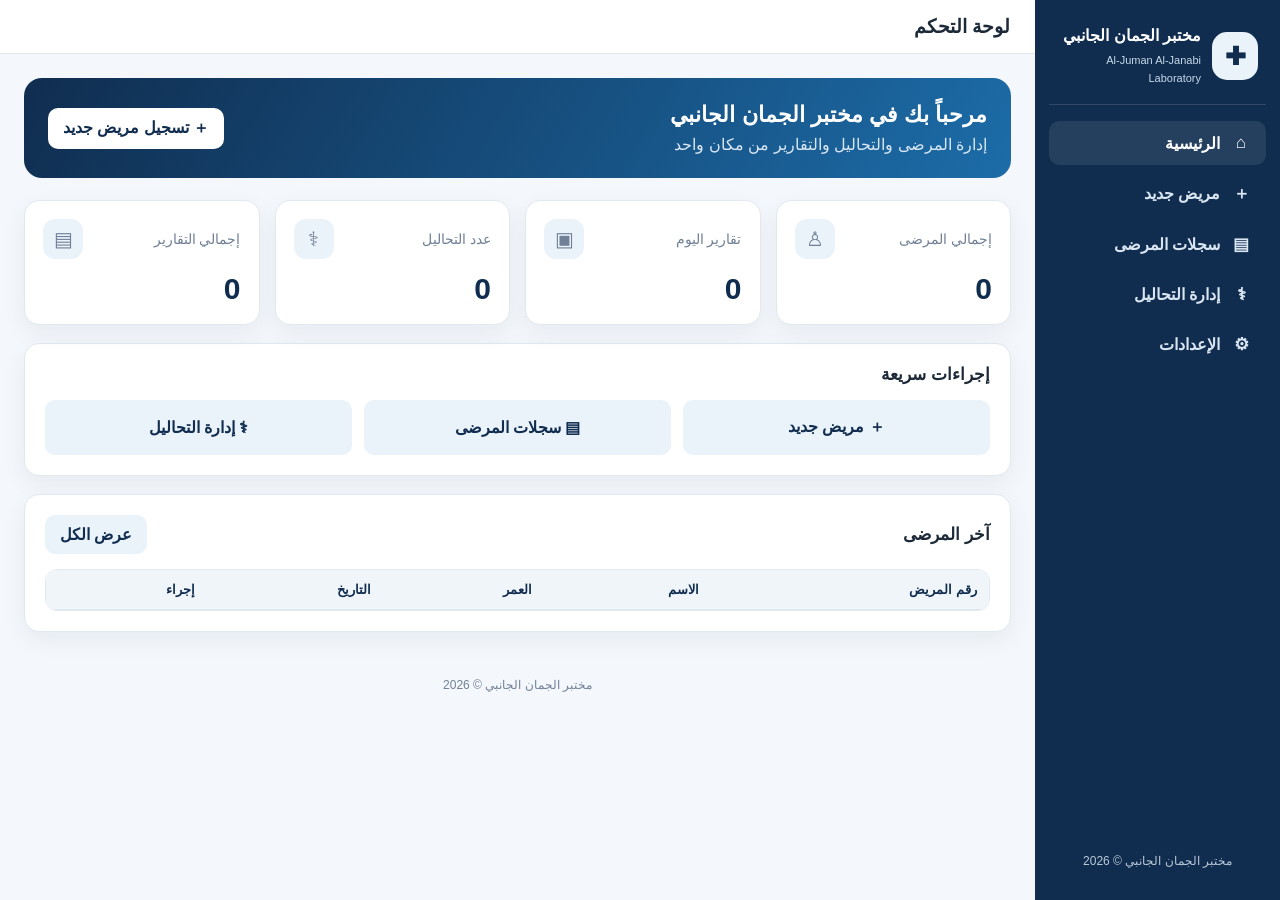
<file: index.html>
<!DOCTYPE html>
<html lang="ar" dir="rtl">
<head>
<meta charset="UTF-8">
<meta name="viewport" content="width=device-width,initial-scale=1">
<meta name="theme-color" content="#102d4f">
<title>مختبر الجمان الجانبي</title>

<style>
:root{
--navy:#102d4f;
--blue:#1c6ca8;
--light:#eaf2fa;
--bg:#f4f7fb;
--text:#1c2938;
--muted:#718096;
--border:#e1e8f0;
--white:#fff;
--green:#16845b;
--red:#c0392b;
--shadow:0 8px 25px rgba(16,45,79,.06)
}
*{box-sizing:border-box}
body{
margin:0;background:var(--bg);color:var(--text);
font-family:Arial,"Noto Sans Arabic",sans-serif
}
button,input,select,textarea{font:inherit}
button{
cursor:pointer;border:0;border-radius:10px;padding:10px 15px;
background:var(--blue);color:white;font-weight:600
}
button:hover{filter:brightness(.96)}
button:active{transform:scale(.98)}
.btn-light{background:var(--light);color:var(--navy)}
.btn-danger{background:#feeceb;color:var(--red)}
.btn-green{background:var(--green)}

.app{min-height:100vh;display:flex}
.sidebar{
width:245px;background:var(--navy);color:#fff;padding:20px 14px;
display:flex;flex-direction:column;gap:16px;flex-shrink:0
}
.brand{
display:flex;gap:11px;align-items:center;padding:6px 8px 18px;
border-bottom:1px solid #ffffff22
}
.logo{
height:48px;width:48px;border-radius:15px;background:#eaf2fa;
color:var(--navy);display:grid;place-items:center;font-size:25px;font-weight:bold
}
.brand h1{font-size:16px;margin:0 0 5px}
.brand small{font-size:11px;color:#c7d8e9}
.nav{display:grid;gap:5px}
.nav button{
background:transparent;text-align:right;color:#d9e5f1;padding:12px 14px;
border-radius:10px;display:flex;gap:10px;align-items:center
}
.nav button.active,.nav button:hover{background:#ffffff16;color:#fff}
.nav .ico{width:22px;text-align:center;font-size:17px}
.side-footer{margin-top:auto;font-size:12px;color:#b9c9d9;text-align:center;padding:12px}

.main{min-width:0;flex:1}
.topbar{
background:#fff;border-bottom:1px solid var(--border);padding:15px 25px;
display:flex;justify-content:space-between;align-items:center;gap:12px;flex-wrap:wrap
}
.topbar h2{font-size:19px;margin:0}
.topbar .date{font-size:13px;color:var(--muted)}
.content{max-width:1450px;margin:auto;padding:24px}
.page{display:none}
.page.active{display:block}
.page-title{margin:0 0 20px;font-size:24px}

.welcome{
background:linear-gradient(120deg,#102d4f,#1c6ca8);color:white;
border-radius:18px;padding:24px;margin-bottom:22px;
display:flex;justify-content:space-between;align-items:center;gap:16px;flex-wrap:wrap
}
.welcome h2{margin:0 0 7px;font-size:22px}
.welcome p{margin:0;color:#d9e7f5}
.welcome button{background:white;color:var(--navy)}

.cards{display:grid;grid-template-columns:repeat(4,minmax(0,1fr));gap:15px}
.stat{
background:#fff;border:1px solid var(--border);border-radius:15px;
padding:18px;box-shadow:var(--shadow)
}
.stat-top{display:flex;justify-content:space-between;align-items:center;color:var(--muted);font-size:14px}
.stat-icon{height:40px;width:40px;border-radius:12px;background:var(--light);display:grid;place-items:center;font-size:20px}
.stat-num{font-size:30px;font-weight:bold;color:var(--navy);margin-top:13px}

.panel{
background:#fff;border:1px solid var(--border);border-radius:15px;
padding:20px;margin-top:18px;box-shadow:var(--shadow)
}
.panel-head{
display:flex;justify-content:space-between;align-items:center;
gap:12px;flex-wrap:wrap;margin-bottom:15px
}
.panel-head h3{margin:0;font-size:17px}
.quick{display:grid;grid-template-columns:repeat(3,1fr);gap:12px}
.quick button{padding:17px;background:var(--light);color:var(--navy);text-align:center}

.form-grid{display:grid;grid-template-columns:repeat(3,minmax(0,1fr));gap:15px}
.field label{display:block;font-weight:700;font-size:13px;margin-bottom:7px}
.field input,.field select,.field textarea{
width:100%;border:1px solid var(--border);background:#fff;border-radius:9px;
padding:11px;color:var(--text);outline:none
}
.field input:focus,.field select:focus,.field textarea:focus{
border-color:var(--blue);box-shadow:0 0 0 3px #1c6ca818
}
.field textarea{min-height:85px;resize:vertical}
.actions{display:flex;gap:8px;flex-wrap:wrap;margin-top:17px}
.search{
width:100%;max-width:440px;border:1px solid var(--border);
padding:11px 13px;border-radius:10px;margin-bottom:14px
}
.table-wrap{overflow:auto;border:1px solid var(--border);border-radius:12px}
table{width:100%;border-collapse:collapse;min-width:650px;background:white}
th,td{text-align:right;padding:12px;border-bottom:1px solid var(--border);white-space:nowrap}
th{background:#f0f5fa;color:var(--navy);font-size:13px}
tbody tr:hover{background:#fafcff}
.empty{text-align:center;color:var(--muted);padding:25px}
.badge{display:inline-block;padding:4px 9px;border-radius:20px;background:#e9f3ff;color:#1c6ca8;font-size:12px}

.test-list{display:grid;grid-template-columns:repeat(2,minmax(0,1fr));gap:9px;max-height:430px;overflow:auto}
.test-option{
border:1px solid var(--border);padding:12px;border-radius:10px;
display:flex;gap:9px;align-items:center;cursor:pointer;background:#fff
}
.test-option.selected{border-color:var(--blue);background:#eef6ff}
.test-option input{accent-color:var(--blue)}
.test-option small{color:var(--muted);display:block;margin-top:4px}
.result-input{min-width:110px}

/* REPORT */
#reportPreview{
padding:0!important;margin:0!important;background:transparent!important;
border:0!important;box-shadow:none!important;overflow:visible!important
}
.report-sheet{
position:relative;width:210mm;height:297mm;margin:0 auto;
background:#fff;overflow:hidden;isolation:isolate
}
.report-background{
position:absolute;inset:0;width:210mm;height:297mm;
object-fit:fill;z-index:0;display:block
}
.report-content{
position:absolute;inset:0;z-index:1;color:#111;
font-family:Arial,sans-serif
}

/* PATIENT INFORMATION - FIXED POSITION */
.report-patient-info{
position:absolute;
top:15.8%;
left:8%;
right:8%;
display:grid;
grid-template-columns:repeat(3,minmax(0,1fr));
gap:8px 14px;
font-size:8.5pt;
direction:ltr;
text-align:left;
line-height:1.35;
z-index:10
}
.report-patient-info .info-item{
min-width:0;
overflow-wrap:anywhere;
background:rgba(255,255,255,.88);
padding:3px 5px;
border-radius:2px
}
.report-patient-info b{font-weight:700;margin-right:3px}

/* RESULTS TABLE - LOWER THAN PATIENT INFORMATION */
.report-results{
position:absolute;
top:26.5%;
left:8%;
width:84%;
border-collapse:collapse;
table-layout:fixed;
min-width:0;
background:transparent;
direction:ltr;
z-index:5
}
.report-results th,.report-results td{
border:1px solid #555;
padding:4px 5px;
text-align:center;
white-space:normal;
overflow-wrap:anywhere;
font-size:9pt;
background:transparent;
color:#111
}
.report-results th{font-weight:700}
.report-results tr.report-group{display:table-row!important}
.report-results tr.report-group td{
display:table-cell!important;
background:#d8eafa!important;
color:#102d4f!important;
font-weight:700!important;
text-align:left!important;
padding:6px 8px!important;
font-size:9pt!important;
border-top:2px solid #286a9d!important;
border-bottom:1px solid #286a9d!important;
visibility:visible!important;
opacity:1!important
}
.report-results th:nth-child(1){width:30%}
.report-results th:nth-child(2){width:15%}
.report-results th:nth-child(3){width:15%}
.report-results th:nth-child(4){width:40%}

.report-notes{
position:absolute;left:8%;right:8%;bottom:12%;
font-size:10pt;direction:ltr;text-align:left
}
.report-signature{
position:absolute;bottom:6%;left:8%;
font-size:10pt;direction:ltr;text-align:left
}

.report-head{border-bottom:2px solid var(--navy);padding-bottom:12px;margin-bottom:14px}
.report-head h2{margin:0;color:var(--navy)}
.report-head small{color:var(--muted)}
.patient-meta{
display:grid;grid-template-columns:repeat(3,1fr);gap:10px;
margin:12px 0;padding:13px;background:#f7f9fc;border-radius:10px
}
.meta-item{font-size:13px}
.meta-item b{display:block;margin-bottom:3px}

.modal-back{
position:fixed;inset:0;background:#07162999;display:none;
align-items:center;justify-content:center;padding:15px;z-index:100
}
.modal-back.show{display:flex}
.modal{width:min(600px,100%);background:#fff;border-radius:16px;padding:22px;max-height:90vh;overflow:auto}
.modal h3{margin-top:0}
.modal-actions{display:flex;gap:8px;flex-wrap:wrap;margin-top:18px}
footer{text-align:center;color:var(--muted);padding:22px;font-size:12px}
.mobile-menu{display:none}

@media(max-width:1000px){
.sidebar{width:205px}
.cards{grid-template-columns:repeat(2,1fr)}
.form-grid{grid-template-columns:repeat(2,1fr)}
}

@media(max-width:680px){
.app{display:block}
.sidebar{width:auto;padding:10px;position:sticky;top:0;z-index:10}
.brand{padding:5px;border:0}
.brand h1{font-size:15px}
.brand small{font-size:10px}
.nav{display:flex;overflow:auto;gap:5px}
.nav button{white-space:nowrap;padding:9px 10px;font-size:12px}
.side-footer{display:none}
.topbar{padding:12px 15px}
.content{padding:14px}
.cards{grid-template-columns:repeat(2,1fr);gap:9px}
.stat{padding:13px}
.stat-num{font-size:25px}
.welcome{padding:18px}
.welcome h2{font-size:18px}
.form-grid{grid-template-columns:1fr}
.quick{grid-template-columns:1fr}
.test-list{grid-template-columns:1fr}
.patient-meta{grid-template-columns:1fr 1fr}
.page-title{font-size:21px}
}

/* PRINT */
@media print{
@page{size:A4 portrait;margin:0}

html,body{
width:210mm!important;height:297mm!important;
margin:0!important;padding:0!important;background:#fff!important;
-webkit-print-color-adjust:exact!important;
print-color-adjust:exact!important
}

.sidebar,.topbar,.content>.page:not(#reportPage),
#reportPage .actions,.no-print,footer{display:none!important}

.app,.main,.content{
display:block!important;width:210mm!important;height:297mm!important;
min-height:0!important;padding:0!important;margin:0!important;background:#fff!important
}
.page#reportPage{
display:block!important;width:210mm!important;height:297mm!important;
margin:0!important;padding:0!important
}
.page#reportPage>.page-title{display:none!important}
.panel#reportPreview{
display:block!important;width:210mm!important;height:297mm!important;
padding:0!important;margin:0!important;border:0!important;
box-shadow:none!important;background:#fff!important;overflow:hidden!important
}
.report-sheet{
width:210mm!important;height:297mm!important;min-height:297mm!important;
margin:0!important;page-break-after:avoid!important;break-after:avoid!important
}
.report-background{
width:210mm!important;height:297mm!important;object-fit:fill!important
}
.report-content{width:210mm!important;height:297mm!important}

.report-patient-info{
top:15.8%!important;left:8%!important;right:8%!important;
font-size:8.5pt!important;z-index:10!important
}
.report-results{
min-width:0!important;width:84%!important;
top:26.5%!important;z-index:5!important
}
.report-results th,.report-results td{
background:transparent!important;
-webkit-print-color-adjust:exact!important;
print-color-adjust:exact!important
}
table{min-width:0!important}
*{box-shadow:none!important}
}
</style>
</head>

<body>
<div class="app">

<aside class="sidebar">
<div class="brand">
<div class="logo">✚</div>
<div>
<h1>مختبر الجمان الجانبي</h1>
<small>Al-Juman Al-Janabi Laboratory</small>
</div>
</div>

<nav class="nav">
<button class="active" data-page="home"><span class="ico">⌂</span>الرئيسية</button>
<button data-page="newPatient"><span class="ico">＋</span>مريض جديد</button>
<button data-page="patients"><span class="ico">▤</span>سجلات المرضى</button>
<button data-page="tests"><span class="ico">⚕</span>إدارة التحاليل</button>
<button data-page="settings"><span class="ico">⚙</span>الإعدادات</button>
</nav>

<div class="side-footer">مختبر الجمان الجانبي © 2026</div>
</aside>

<div class="main">
<div class="topbar">
<h2 id="pageLabel">لوحة التحكم</h2>
<div class="date" id="todayLabel"></div>
</div>

<main class="content">

<section class="page active" id="home">
<div class="welcome">
<div>
<h2>مرحباً بك في مختبر الجمان الجانبي</h2>
<p>إدارة المرضى والتحاليل والتقارير من مكان واحد</p>
</div>
<button onclick="go('newPatient')">＋ تسجيل مريض جديد</button>
</div>

<div class="cards">
<div class="stat"><div class="stat-top"><span>إجمالي المرضى</span><span class="stat-icon">♙</span></div><div class="stat-num" id="statPatients">0</div></div>
<div class="stat"><div class="stat-top"><span>تقارير اليوم</span><span class="stat-icon">▣</span></div><div class="stat-num" id="statToday">0</div></div>
<div class="stat"><div class="stat-top"><span>عدد التحاليل</span><span class="stat-icon">⚕</span></div><div class="stat-num" id="statTests">0</div></div>
<div class="stat"><div class="stat-top"><span>إجمالي التقارير</span><span class="stat-icon">▤</span></div><div class="stat-num" id="statReports">0</div></div>
</div>

<div class="panel">
<div class="panel-head"><h3>إجراءات سريعة</h3></div>
<div class="quick">
<button onclick="go('newPatient')">＋ مريض جديد</button>
<button onclick="go('patients')">▤ سجلات المرضى</button>
<button onclick="go('tests')">⚕ إدارة التحاليل</button>
</div>
</div>

<div class="panel">
<div class="panel-head"><h3>آخر المرضى</h3><button class="btn-light" onclick="go('patients')">عرض الكل</button></div>
<div class="table-wrap">
<table>
<thead><tr><th>رقم المريض</th><th>الاسم</th><th>العمر</th><th>التاريخ</th><th>إجراء</th></tr></thead>
<tbody id="recentPatients"></tbody>
</table>
</div>
</div>
</section>

<section class="page" id="newPatient">
<h2 class="page-title">تسجيل مريض / زيارة جديدة</h2>
<div class="panel">
<form id="patientForm">
<div class="form-grid">
<div class="field"><label>اسم المريض *</label><input id="pName" required></div>
<div class="field">
<label>العمر *</label>
<div style="display:flex;gap:7px">
<input id="pAge" type="number" min="0" required>
<select id="pAgeUnit">
<option value="Years">سنة</option>
<option value="Months">شهر</option>
<option value="Days">يوم</option>
</select>
</div>
</div>
<div class="field">
<label>الجنس *</label>
<select id="pGender" required>
<option value="">اختر</option>
<option value="Male">ذكر</option>
<option value="Female">أنثى</option>
</select>
</div>
<div class="field"><label>تاريخ الفحص *</label><input id="pDate" type="date" required></div>
<div class="field"><label>رقم المريض</label><input id="pNumber" readonly></div>
<div class="field"><label>اسم الطبيب (اختياري)</label><input id="pDoctor"></div>
</div>
<div class="field" style="margin-top:15px"><label>ملاحظات</label><textarea id="pNotes"></textarea></div>
<div class="actions">
<button type="submit">حفظ واختيار التحاليل</button>
<button type="reset" class="btn-light">إعادة تعيين</button>
</div>
</form>
</div>
</section>

<section class="page" id="choosePage">
<h2 class="page-title">اختيار التحاليل</h2>
<div class="panel">
<div id="choosePatientInfo"></div>
<input class="search" id="testSearch" placeholder="ابحث عن تحليل..." oninput="renderTestChoices()">
<div class="test-list" id="testChoices"></div>
<div class="actions">
<button onclick="createReport()">متابعة إلى إدخال النتائج</button>
<button class="btn-light" onclick="go('patients')">حفظ لاحقاً / رجوع</button>
</div>
</div>
</section>

<section class="page" id="resultPage">
<h2 class="page-title">إدخال نتائج التحاليل</h2>
<div class="panel">
<div id="resultPatientInfo"></div>
<div class="table-wrap">
<table>
<thead><tr><th>Test Name</th><th>Result</th><th>Unit</th><th>Reference Range</th><th>Note</th><th>حذف</th></tr></thead>
<tbody id="resultRows"></tbody>
</table>
</div>
<div class="actions">
<button class="btn-light" onclick="saveDraft()">حفظ مسودة</button>
<button class="btn-green" onclick="saveFinal()">حفظ واعتماد التقرير</button>
<button class="btn-light" onclick="go('patients')">رجوع</button>
</div>
</div>
</section>

<section class="page" id="reportPage">
<h2 class="page-title">معاينة التقرير</h2>
<div class="panel" id="reportPreview"></div>
<div class="actions no-print">
<button onclick="printReport()">طباعة / حفظ PDF</button>
<button class="btn-light" onclick="exportWord()">تصدير Word</button>
<button class="btn-light" onclick="editCurrentReport()">تعديل النتائج</button>
<button class="btn-light" onclick="go('patients')">العودة للسجلات</button>
</div>
</section>

<section class="page" id="patients">
<h2 class="page-title">سجلات المرضى</h2>
<input class="search" id="patientSearch" placeholder="بحث بالاسم أو رقم المريض أو التقرير" oninput="renderPatients()">
<div class="panel">
<div class="table-wrap">
<table>
<thead><tr><th>رقم المريض</th><th>الاسم</th><th>العمر</th><th>الجنس</th><th>التاريخ</th><th>التقارير</th><th>إجراءات</th></tr></thead>
<tbody id="patientsRows"></tbody>
</table>
</div>
</div>
</section>

<section class="page" id="tests">
<h2 class="page-title">إدارة التحاليل</h2>
<div class="panel">
<div class="panel-head"><h3>إضافة تحليل جديد</h3></div>
<div class="form-grid">
<div class="field"><label>اسم التحليل</label><input id="newTestName" placeholder="Test Name"></div>
<div class="field"><label>الوحدة</label><input id="newTestUnit" placeholder="Unit"></div>
<div class="field"><label>Reference Range</label><input id="newTestRange" placeholder="Reference Range"></div>
</div>
<div class="actions"><button onclick="addTest()">＋ إضافة التحليل</button></div>
</div>

<div class="panel">
<div class="panel-head"><h3>التحاليل المعتمدة</h3></div>
<div class="table-wrap">
<table>
<thead><tr><th>Test Name</th><th>Unit</th><th>Reference Range</th><th>إجراء</th></tr></thead>
<tbody id="testsRows"></tbody>
</table>
</div>
</div>
</section>

<section class="page" id="settings">
<h2 class="page-title">الإعدادات والنسخ الاحتياطي</h2>
<div class="panel">
<h3>بيانات المختبر</h3>
<div class="form-grid">
<div class="field"><label>اسم المختبر بالعربي</label><input id="setLabAr"></div>
<div class="field"><label>English Name</label><input id="setLabEn"></div>
<div class="field"><label>رقم الهاتف</label><input id="setPhone"></div>
<div class="field"><label>العنوان</label><input id="setAddress"></div>
</div>
<div class="actions"><button onclick="saveSettings()">حفظ الإعدادات</button></div>
</div>

<div class="panel">
<h3>إدارة البيانات</h3>
<div class="actions">
<button onclick="backupData()">تصدير نسخة احتياطية</button>
<button class="btn-light" onclick="restoreData()">استعادة نسخة</button>
<button class="btn-danger" onclick="clearData()">مسح البيانات</button>
</div>
</div>
</section>

</main>
<footer>مختبر الجمان الجانبي © 2026</footer>
</div>
</div>

<div class="modal-back" id="outputModal">
<div class="modal">
<h3>إخراج التقرير</h3>
<p>اختر طريقة إخراج التقرير:</p>
<div class="modal-actions">
<button onclick="printReport()">طباعة / PDF</button>
<button class="btn-light" onclick="exportWord()">حفظ Word</button>
<button class="btn-light" onclick="closeModal()">إلغاء</button>
</div>
</div>
</div>
</file>
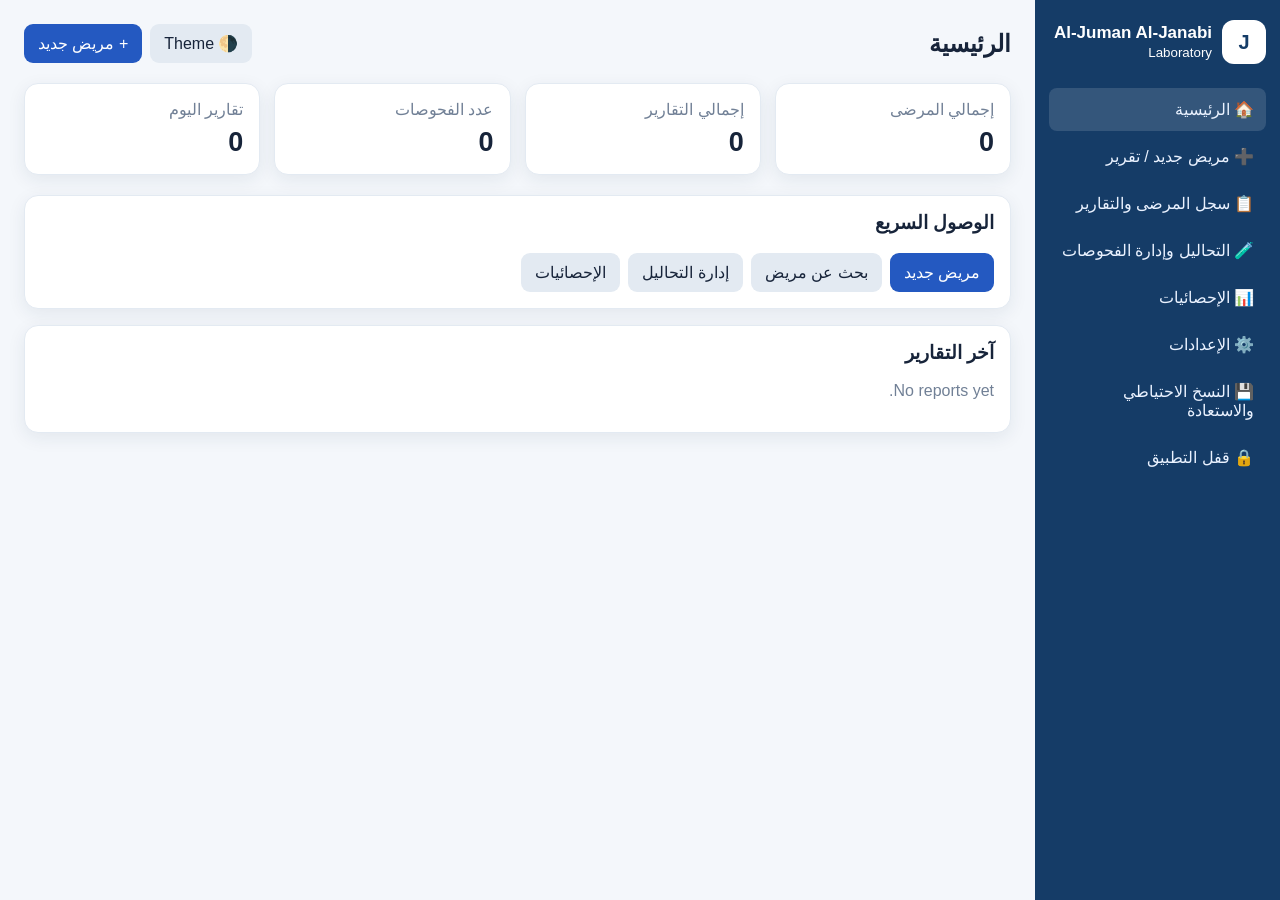
<file: index(7).html>
<!DOCTYPE html>
<html lang="ar" dir="rtl">
<head>
<meta charset="UTF-8">
<meta name="viewport" content="width=device-width, initial-scale=1">
<title>Al-Juman Al-Janabi Laboratory</title>
<style>
:root{--bg:#f4f7fb;--card:#fff;--text:#17243a;--muted:#718096;--primary:#153c67;--accent:#2459c1;--border:#e3eaf2;--good:#238a61;--bad:#d94141;--warn:#e69a21;--shadow:0 5px 18px rgba(22,47,79,.08)}
.dark{--bg:#101827;--card:#1b2638;--text:#e9eef6;--muted:#a0aec0;--border:#334155;--shadow:0 5px 18px rgba(0,0,0,.2)}
*{box-sizing:border-box}body{margin:0;font-family:Arial,Tahoma,sans-serif;background:var(--bg);color:var(--text)}button,input,select,textarea{font:inherit}button{cursor:pointer;border:0;border-radius:9px;padding:10px 14px}button.primary{background:var(--accent);color:white}button.secondary{background:var(--border);color:var(--text)}button.danger{background:var(--bad);color:white}button.success{background:var(--good);color:white}
.app{display:flex;min-height:100vh}.sidebar{width:245px;background:var(--primary);color:#fff;padding:20px 14px;position:fixed;right:0;top:0;bottom:0;overflow:auto;z-index:5}.brand{display:flex;align-items:center;gap:10px;margin-bottom:24px}.brandlogo{width:44px;height:44px;background:white;color:var(--primary);border-radius:12px;display:grid;place-items:center;font-weight:bold;font-size:20px}.brand h2{font-size:17px;margin:0}.nav button{display:block;width:100%;text-align:right;background:transparent;color:#eaf2ff;padding:12px;margin:4px 0;border-radius:8px}.nav button.active,.nav button:hover{background:#ffffff22}.main{margin-right:245px;width:calc(100% - 245px);padding:24px}.topbar{display:flex;justify-content:space-between;align-items:center;gap:10px;margin-bottom:20px;flex-wrap:wrap}.topbar h1{margin:0;font-size:24px}.cards{display:grid;grid-template-columns:repeat(4,minmax(130px,1fr));gap:14px;margin-bottom:20px}.card,.panel{background:var(--card);border:1px solid var(--border);border-radius:14px;padding:16px;box-shadow:var(--shadow)}.stat{font-size:27px;font-weight:bold;margin-top:8px}.muted{color:var(--muted)}.section{display:none}.section.active{display:block}.panel{margin-bottom:16px}.panel h3{margin-top:0}.grid2{display:grid;grid-template-columns:1fr 1fr;gap:12px}.field{display:flex;flex-direction:column;gap:6px;margin-bottom:12px}.field label{font-size:13px;color:var(--muted)}input,select,textarea{width:100%;border:1px solid var(--border);border-radius:8px;padding:10px;background:var(--card);color:var(--text)}textarea{min-height:75px}.actions{display:flex;gap:8px;flex-wrap:wrap}.tablewrap{overflow:auto}table{width:100%;border-collapse:collapse;min-width:650px}th,td{padding:10px;border-bottom:1px solid var(--border);text-align:right}th{background:var(--bg)}.badge{padding:4px 8px;border-radius:6px;background:var(--border);font-size:12px}.low{color:var(--bad);font-weight:bold}.high{color:var(--bad);font-weight:bold}.normal{color:var(--good);font-weight:bold}.mobilemenu{display:none}.search{max-width:360px}.testgrid{display:grid;grid-template-columns:repeat(3,1fr);gap:8px}.testitem{border:1px solid var(--border);border-radius:8px;padding:10px;background:var(--bg);display:flex;gap:8px;align-items:center}.testitem input{width:auto}.reporthead{text-align:center;border-bottom:2px solid #153c67;padding-bottom:12px;margin-bottom:15px}.reporthead h2{margin:4px}.reportmeta{display:grid;grid-template-columns:1fr 1fr;gap:8px;margin-bottom:12px}.loginbox{max-width:360px;margin:12vh auto;background:var(--card);padding:24px;border-radius:16px;border:1px solid var(--border)}#lockScreen{display:none;position:fixed;inset:0;background:var(--bg);z-index:20;padding:20px}.foot{margin-top:30px;text-align:center;color:var(--muted);font-size:12px}
@media(max-width:850px){.sidebar{width:210px}.main{margin-right:210px;width:calc(100% - 210px);padding:14px}.cards{grid-template-columns:repeat(2,1fr)}.grid2{grid-template-columns:1fr}.testgrid{grid-template-columns:1fr 1fr}}
@media(max-width:600px){.sidebar{position:static;width:100%;height:auto;display:none}.sidebar.open{display:block}.app{display:block}.main{margin:0;width:100%;padding:12px}.mobilemenu{display:inline-block}.cards{grid-template-columns:repeat(2,1fr)}.testgrid{grid-template-columns:1fr 1fr}.topbar h1{font-size:20px}}
@media print{body{background:white;color:#111}.sidebar,.topbar,.no-print{display:none!important}.main{margin:0;width:100%;padding:0}.section{display:none!important}#reportPrint{display:block!important}.panel{box-shadow:none;border:0}.reporthead{color:#111}}
</style>
</head>
<body>
<div id="lockScreen"><div class="loginbox"><h2>Laboratory Application Locked</h2><p class="muted">Enter password to continue</p><div class="field"><input id="unlockPassword" type="password" placeholder="Password"></div><button class="primary" onclick="unlockApp()">Unlock</button><p id="unlockMsg"></p></div></div>
<div class="app">
<aside class="sidebar" id="sidebar">
<div class="brand"><div class="brandlogo">J</div><div><h2>Al-Juman Al-Janabi</h2><small>Laboratory</small></div></div>
<nav class="nav">
<button class="active" onclick="showSection('dashboard',this)">🏠 الرئيسية</button>
<button onclick="showSection('patient',this)">➕ مريض جديد / تقرير</button>
<button onclick="showSection('history',this)">📋 سجل المرضى والتقارير</button>
<button onclick="showSection('tests',this)">🧪 التحاليل وإدارة الفحوصات</button>
<button onclick="showSection('stats',this)">📊 الإحصائيات</button>
<button onclick="showSection('settings',this)">⚙️ الإعدادات</button>
<button onclick="showSection('backup',this)">💾 النسخ الاحتياطي والاستعادة</button>
<button onclick="lockApp()">🔒 قفل التطبيق</button>
</nav>
</aside>
<main class="main">
<header class="topbar"><button class="secondary mobilemenu" onclick="toggleSidebar()">☰</button><h1 id="pageTitle">الرئيسية</h1><div class="actions"><button class="secondary" onclick="toggleTheme()">🌗 Theme</button><button class="primary" onclick="newPatient()">+ مريض جديد</button></div></header>
<section id="dashboard" class="section active">
<div class="cards">
<div class="card"><div class="muted">إجمالي المرضى</div><div class="stat" id="statPatients">0</div></div>
<div class="card"><div class="muted">إجمالي التقارير</div><div class="stat" id="statReports">0</div></div>
<div class="card"><div class="muted">عدد الفحوصات</div><div class="stat" id="statTests">0</div></div>
<div class="card"><div class="muted">تقارير اليوم</div><div class="stat" id="statToday">0</div></div>
</div>
<div class="panel"><h3>الوصول السريع</h3><div class="actions"><button class="primary" onclick="newPatient()">مريض جديد</button><button class="secondary" onclick="showSection('history')">بحث عن مريض</button><button class="secondary" onclick="showSection('tests')">إدارة التحاليل</button><button class="secondary" onclick="showSection('stats')">الإحصائيات</button></div></div>
<div class="panel"><h3>آخر التقارير</h3><div id="recentReports"></div></div>
</section>
<section id="patient" class="section">
<div class="panel"><h3>بيانات المريض والتقرير</h3>
<input type="hidden" id="editingReportId">
<div class="grid2">
<div class="field"><label>Patient Full Name *</label><input id="pName" required></div>
<div class="field"><label>Patient ID (automatic)</label><input id="pId" readonly></div>
<div class="field"><label>Age *</label><div style="display:flex;gap:8px"><input id="pAge" type="number" min="0" placeholder="Age"><select id="pAgeUnit"><option>Years</option><option>Months</option><option>Days</option></select></div></div>
<div class="field"><label>Gender *</label><select id="pGender"><option value="">Select</option><option>Male</option><option>Female</option></select></div>
<div class="field"><label>Analysis Date *</label><input id="pDate" type="date"></div>
<div class="field"><label>Report Number (automatic)</label><input id="pReportNo" readonly></div>
<div class="field"><label>Doctor Name</label><input id="pDoctor"></div>
<div class="field"><label>Notes</label><input id="pNotes"></div>
</div></div>
<div class="panel"><h3>اختيار التحاليل</h3><input class="search" id="testSearch" placeholder="Search tests..." oninput="renderTestPicker()"><div id="testPicker" class="testgrid" style="margin-top:12px"></div></div>
<div class="panel"><h3>نتائج الفحوصات</h3><div class="tablewrap"><table><thead><tr><th>Test</th><th>Result</th><th>Unit</th><th>Reference Range</th><th>Flag</th><th></th></tr></thead><tbody id="resultRows"></tbody></table></div>
<div class="actions" style="margin-top:12px"><button class="secondary" onclick="saveDraft()">حفظ مسودة</button><button class="success" onclick="finalizeReport()">حفظ التقرير النهائي</button><button class="secondary" onclick="previewReport()">معاينة</button></div></div>
<div class="panel" id="reportPrint" style="display:none"><div id="reportContent"></div><div class="actions no-print"><button class="primary" onclick="window.print()">Print</button><button class="secondary" onclick="downloadReportHTML()">Save report HTML</button></div></div>
</section>
<section id="history" class="section"><div class="panel"><h3>البحث في السجل</h3><div class="actions"><input id="historySearch" class="search" placeholder="Name / Patient ID / Report Number" oninput="renderHistory()"><input id="historyDate" type="date" onchange="renderHistory()"></div><div class="tablewrap"><table><thead><tr><th>Patient</th><th>Patient ID</th><th>Report No.</th><th>Date</th><th>Tests</th><th>Status</th><th>Actions</th></tr></thead><tbody id="historyRows"></tbody></table></div></div></section>
<section id="tests" class="section"><div class="panel"><h3>إدارة الفحوصات</h3><div class="grid2"><div class="field"><label>Test Name (English)</label><input id="newTestName"></div><div class="field"><label>Category</label><select id="newTestCategory"><option>Hematology</option><option>Biochemistry</option><option>Hormones</option><option>Immunology & Serology</option><option>Urine Analysis</option><option>Microbiology</option><option>Cardiac Markers</option><option>Other Tests</option></select></div><div class="field"><label>Unit</label><input id="newTestUnit"></div><div class="field"><label>Male Reference Range</label><input id="newTestMale" placeholder="e.g. 3.5 - 5.5"></div><div class="field"><label>Female Reference Range</label><input id="newTestFemale" placeholder="e.g. 3.5 - 5.5"></div></div><button class="primary" onclick="addTest()">Add Test</button><div class="tablewrap" style="margin-top:15px"><table><thead><tr><th>Test</th><th>Category</th><th>Unit</th><th>Male Range</th><th>Female Range</th><th>Action</th></tr></thead><tbody id="catalogRows"></tbody></table></div></div></section>
<section id="stats" class="section"><div class="cards"><div class="card"><div class="muted">Patients</div><div class="stat" id="sPatients">0</div></div><div class="card"><div class="muted">Reports</div><div class="stat" id="sReports">0</div></div><div class="card"><div class="muted">Tests performed</div><div class="stat" id="sTests">0</div></div><div class="card"><div class="muted">Most requested test</div><div class="stat" id="sMost" style="font-size:18px">—</div></div></div><div class="panel"><h3>Reports by date</h3><div class="field"><label>Start date</label><input id="statsStart" type="date" onchange="renderStats()"></div><div class="field"><label>End date</label><input id="statsEnd" type="date" onchange="renderStats()"></div><div id="statsDetails"></div></div></section>
<section id="settings" class="section"><div class="panel"><h3>إعدادات المختبر</h3><div class="grid2"><div class="field"><label>Laboratory Name (Arabic)</label><input id="labAr"></div><div class="field"><label>Laboratory Name (English)</label><input id="labEn"></div><div class="field"><label>Address</label><input id="labAddress"></div><div class="field"><label>Phone</label><input id="labPhone"></div><div class="field"><label>License Number</label><input id="labLicense"></div><div class="field"><label>Authorized Person</label><input id="labAuthorized"></div><div class="field"><label>Report Footer</label><input id="labFooter"></div></div><div class="actions"><button class="primary" onclick="saveSettings()">Save Settings</button><button class="secondary" onclick="changePassword()">Change Password</button></div><div class="panel"><h3>Theme</h3><select id="themeSetting" onchange="setTheme(this.value)"><option value="light">Light</option><option value="dark">Dark</option><option value="auto">System / Auto</option></select></div></section>
<section id="backup" class="section"><div class="panel"><h3>النسخ الاحتياطي والاستعادة</h3><p class="muted">Backup patients, reports, tests and laboratory settings into a JSON file.</p><div class="actions"><button class="primary" onclick="backupNow()">Download Backup</button><label class="secondary" style="display:inline-block;padding:10px 14px;border-radius:9px;cursor:pointer">Restore Backup<input type="file" accept=".json,application/json" hidden onchange="restoreBackup(event)"></label><button class="danger" onclick="clearAllData()">Delete All Local Data</button></div><p id="backupStatus"></p></div></section>
</main></div>
<script>
const DBKEY='jumanLabDB_v1';
const defaultTests=[
['CBC','Hematology','', '', ''],['Hemoglobin (Hb)','Hematology','g/dL','13.0 - 17.0','12.0 - 16.0'],['WBC','Hematology','10^3/µL','4.0 - 11.0','4.0 - 11.0'],['Platelets','Hematology','10^3/µL','150 - 400','150 - 400'],['ESR','Hematology','mm/hr','0 - 15','0 - 20'],
['Glucose (FBS)','Biochemistry','mg/dL','70 - 100','70 - 100'],['Urea','Biochemistry','mg/dL','15 - 45','15 - 45'],['Creatinine','Biochemistry','mg/dL','0.7 - 1.3','0.6 - 1.1'],['Uric Acid','Biochemistry','mg/dL','3.5 - 7.2','2.6 - 6.0'],['ALT (SGPT)','Biochemistry','U/L','0 - 41','0 - 33'],['AST (SGOT)','Biochemistry','U/L','0 - 40','0 - 32'],['Total Bilirubin','Biochemistry','mg/dL','0.2 - 1.2','0.2 - 1.2'],['Cholesterol','Biochemistry','mg/dL','< 200','< 200'],['Triglycerides','Biochemistry','mg/dL','< 150','< 150'],['HDL','Biochemistry','mg/dL','> 40','> 50'],['LDL','Biochemistry','mg/dL','< 100','< 100'],['Calcium','Biochemistry','mg/dL','8.5 - 10.5','8.5 - 10.5'],['Sodium (Na)','Biochemistry','mmol/L','135 - 145','135 - 145'],['Potassium (K)','Biochemistry','mmol/L','3.5 - 5.1','3.5 - 5.1'],['TSH','Hormones','µIU/mL','0.4 - 4.0','0.4 - 4.0'],['T3','Hormones','ng/mL','0.8 - 2.0','0.8 - 2.0'],['T4','Hormones','µg/dL','5.0 - 12.0','5.0 - 12.0'],['Vitamin D (25-OH)','Biochemistry','ng/mL','30 - 100','30 - 100'],['Vitamin B12','Biochemistry','pg/mL','200 - 900','200 - 900'],['CRP','Immunology & Serology','mg/L','0 - 5','0 - 5'],['ASO','Immunology & Serology','IU/mL','< 200','< 200'],['RF','Immunology & Serology','IU/mL','< 14','< 14'],['Troponin I','Cardiac Markers','ng/mL','See assay range','See assay range'],['NT-proBNP','Cardiac Markers','pg/mL','See assay range','See assay range'],['Urine Analysis','Urine Analysis','','',''],['Pregnancy Test (HCG)','Hormones','','','']];
let db=loadDB();
function loadDB(){try{let d=JSON.parse(localStorage.getItem(DBKEY)||'{}');return {patients:d.patients||[],reports:d.reports||[],tests:d.tests||defaultTests.map(t=>({name:t[0],category:t[1],unit:t[2],male:t[3],female:t[4]})),settings:d.settings||{},seqPatient:d.seqPatient||1,seqReport:d.seqReport||1,password:d.password||''}}catch(e){return {patients:[],reports:[],tests:defaultTests.map(t=>({name:t[0],category:t[1],unit:t[2],male:t[3],female:t[4]})),settings:{},seqPatient:1,seqReport:1,password:''}}}
function saveDB(){localStorage.setItem(DBKEY,JSON.stringify(db));refreshAll()}
function today(){return new Date().toISOString().slice(0,10)}
function year(){return new Date().getFullYear()}
function nextPatientId(){return year()+'-'+String(db.seqPatient++).padStart(4,'0')}
function nextReportNo(){return year()+'-'+String(db.seqReport++).padStart(4,'0')}
function showSection(id,btn){document.querySelectorAll('.section').forEach(s=>s.classList.remove('active'));document.getElementById(id).classList.add('active');document.querySelectorAll('.nav button').forEach(b=>b.classList.remove('active'));if(btn)btn.classList.add('active');document.getElementById('pageTitle').textContent=({dashboard:'الرئيسية',patient:'مريض جديد / تقرير',history:'سجل المرضى والتقارير',tests:'التحاليل وإدارة الفحوصات',stats:'الإحصائيات',settings:'الإعدادات',backup:'النسخ الاحتياطي والاستعادة'})[id]||id; if(id==='history')renderHistory();if(id==='tests')renderCatalog();if(id==='stats')renderStats();if(id==='patient')renderTestPicker()}
function toggleSidebar(){document.getElementById('sidebar').classList.toggle('open')}
function newPatient(){showSection('patient');resetPatientForm()}
function resetPatientForm(){editingReportId.value='';pName.value='';pAge.value='';pAgeUnit.value='Years';pGender.value='';pDate.value=today();pDoctor.value='';pNotes.value='';pId.value=nextPatientId();pReportNo.value=nextReportNo();selectedTests.clear();renderTestPicker();renderResults()}
let selectedTests=new Set();
function renderTestPicker(){let q=(testSearch?.value||'').toLowerCase();testPicker.innerHTML=db.tests.filter(t=>t.name.toLowerCase().includes(q)).map(t=>`<label class="testitem"><input type="checkbox" ${selectedTests.has(t.name)?'checked':''} onchange="toggleTest('${esc(t.name)}',this.checked)"> <span>${esc(t.name)}</span></label>`).join('')}
function toggleTest(name,checked){checked?selectedTests.add(name):selectedTests.delete(name);renderResults()}
function getTest(name){return db.tests.find(t=>t.name===name)||{}}
function currentRange(t){return pGender.value==='Female'?t.female:t.male}
function renderResults(){resultRows.innerHTML=[...selectedTests].map(n=>{let t=getTest(n);return `<tr><td>${esc(n)}</td><td><input class="res" data-test="${esc(n)}" placeholder="Result"></td><td>${esc(t.unit||'')}</td><td><input class="range" data-test="${esc(n)}" value="${esc(currentRange(t)||'')}" placeholder="Reference range"></td><td class="flag" data-test="${esc(n)}">—</td><td><button class="danger" onclick="removeSelected('${esc(n)}')">Remove</button></td></tr>`}).join('');document.querySelectorAll('.res').forEach(x=>x.addEventListener('input',updateFlags));document.querySelectorAll('.range').forEach(x=>x.addEventListener('input',updateFlags))}
function removeSelected(n){selectedTests.delete(n);renderTestPicker();renderResults()}
function flagResult(value,range){if(!value||!range)return '—';let nums=range.match(/-?\d+(?:\.\d+)?/g);let v=parseFloat(value);if(!Number.isFinite(v)||!nums||nums.length<2)return '—';let lo=parseFloat(nums[0]),hi=parseFloat(nums[1]);if(v<lo)return '↓ LOW';if(v>hi)return '↑ HIGH';return '✓ NORMAL'}
function updateFlags(){document.querySelectorAll('.res').forEach(x=>{let n=x.dataset.test,r=document.querySelector(`.range[data-test="${CSS.escape(n)}"]`),f=document.querySelector(`.flag[data-test="${CSS.escape(n)}"]`);let flag=flagResult(x.value,r.value);f.textContent=flag;f.className='flag '+(flag.includes('LOW')||flag.includes('HIGH')?'low':'normal')})}
function getCurrentRows(){return [...selectedTests].map(n=>{let t=getTest(n);let result=document.querySelector(`.res[data-test="${CSS.escape(n)}"]`)?.value||'';let range=document.querySelector(`.range[data-test="${CSS.escape(n)}"]`)?.value||'';return {name:n,result,unit:t.unit||'',range,flag:flagResult(result,range),note:''}})}
function buildCurrent(){return {patientName:pName.value.trim(),patientId:pId.value,age:pAge.value,ageUnit:pAgeUnit.value,gender:pGender.value,date:pDate.value,reportNo:pReportNo.value,doctor:pDoctor.value,notes:pNotes.value,tests:getCurrentRows(),status:'Draft'}}
function saveDraft(){if(!pName.value.trim()||!pAge.value||!pGender.value){alert('Please complete patient name, age and gender.');return}let r=buildCurrent(),id=editingReportId.value||('R'+Date.now());r.id=id;r.status='Draft';storeReport(r);alert('Draft saved locally.');}
function finalizeReport(){if(!pName.value.trim()||!pAge.value||!pGender.value||!pDate.value){alert('Please complete required patient fields.');return}if(!selectedTests.size){alert('Select at least one test.');return}let r=buildCurrent();r.id=editingReportId.value||('R'+Date.now());r.status='Final';r.finalizedAt=new Date().toISOString();storeReport(r);alert('Final report saved.');previewReport(r)}
function storeReport(r){let old=db.reports.find(x=>x.id===r.id);if(old){r.createdAt=old.createdAt||new Date().toISOString();r.audit=old.audit||[];r.audit.push({time:new Date().toISOString(),action:'Updated',status:r.status})}else{r.createdAt=new Date().toISOString();r.audit=[];db.reports.push(r)}let patient=db.patients.find(p=>p.patientId===r.patientId);if(!patient)db.patients.push({patientId:r.patientId,name:r.patientName,age:r.age,ageUnit:r.ageUnit,gender:r.gender});db.seqPatient=Math.max(db.seqPatient,parseInt((r.patientId||'').split('-')[1])||1);db.seqReport=Math.max(db.seqReport,parseInt((r.reportNo||'').split('-')[1])||1);saveDB()}
function previewReport(r){r=r||buildCurrent();reportPrint.style.display='block';reportContent.innerHTML=makeReportHTML(r);reportPrint.scrollIntoView({behavior:'smooth'});showSection('patient')}
function makeReportHTML(r){let s=db.settings;return `<div class="reporthead"><h2>${esc(s.labAr||'مختبر الجمان الجانبي')}</h2><h2>${esc(s.labEn||'Al-Juman Al-Janabi Laboratory')}</h2><div>${esc(s.labAddress||'Al-Saqalawiyah - Al-Shuhada Al-Thaniya')} | ${esc(s.labPhone||'07831216789')}</div></div><div class="reportmeta"><div><b>Patient:</b> ${esc(r.patientName)}</div><div><b>Patient ID:</b> ${esc(r.patientId)}</div><div><b>Age:</b> ${esc(r.age)} ${esc(r.ageUnit)}</div><div><b>Gender:</b> ${esc(r.gender)}</div><div><b>Report No.:</b> ${esc(r.reportNo)}</div><div><b>Date:</b> ${esc(r.date)}</div><div><b>Doctor:</b> ${esc(r.doctor||'—')}</div></div><table><thead><tr><th>Test Name</th><th>Result</th><th>Unit</th><th>Reference Range</th><th>Flag</th></tr></thead><tbody>${r.tests.map(t=>`<tr><td>${esc(t.name)}</td><td><b>${esc(t.result)}</b></td><td>${esc(t.unit)}</td><td>${esc(t.range)}</td><td>${esc(t.flag)}</td></tr>`).join('')}</tbody></table><p>${esc(r.notes||'')}</p><div style="margin-top:45px;display:flex;justify-content:space-between"><div>Authorized Signature</div><div>${esc(s.labAuthorized||'')}</div></div><div style="margin-top:30px;text-align:center">${esc(s.labFooter||'')}</div>`}
function downloadReportHTML(){let r=buildCurrent(),html='<!DOCTYPE html><html><head><meta charset="utf-8"><title>Lab Report</title><style>body{font-family:Arial;padding:25px}table{width:100%;border-collapse:collapse}th,td{border:1px solid #999;padding:8px;text-align:left}.reporthead{text-align:center}</style></head><body>'+makeReportHTML(r)+'</body></html>';downloadBlob(html,'report-'+r.reportNo+'.html','text/html')}
function renderHistory(){let q=(historySearch.value||'').toLowerCase(),d=historyDate.value;let list=db.reports.filter(r=>(!q||[r.patientName,r.patientId,r.reportNo].some(x=>(x||'').toLowerCase().includes(q)))&&(!d||r.date===d)).sort((a,b)=>(b.date||'').localeCompare(a.date||''));historyRows.innerHTML=list.map(r=>`<tr><td>${esc(r.patientName)}</td><td>${esc(r.patientId)}</td><td>${esc(r.reportNo)}</td><td>${esc(r.date)}</td><td>${r.tests.length}</td><td><span class="badge">${r.status}</span></td><td><div class="actions"><button class="secondary" onclick="openReport('${r.id}')">Open</button><button class="secondary" onclick="printSaved('${r.id}')">Print</button><button class="danger" onclick="deleteReport('${r.id}')">Delete</button></div></td></tr>`).join('')}
function openReport(id){let r=db.reports.find(x=>x.id===id);if(!r)return;editingReportId.value=r.id;pName.value=r.patientName;pId.value=r.patientId;pAge.value=r.age;pAgeUnit.value=r.ageUnit;pGender.value=r.gender;pDate.value=r.date;pReportNo.value=r.reportNo;pDoctor.value=r.doctor||'';pNotes.value=r.notes||'';selectedTests=new Set(r.tests.map(t=>t.name));showSection('patient');renderTestPicker();renderResults();r.tests.forEach(t=>{let result=document.querySelector(`.res[data-test="${CSS.escape(t.name)}"]`),range=document.querySelector(`.range[data-test="${CSS.escape(t.name)}"]`);if(result)result.value=t.result;if(range)range.value=t.range});updateFlags()}
function printSaved(id){let r=db.reports.find(x=>x.id===id);if(!r)return;reportPrint.style.display='block';reportContent.innerHTML=makeReportHTML(r);showSection('patient');window.print()}
function deleteReport(id){if(confirm('Delete this report?')){db.reports=db.reports.filter(r=>r.id!==id);saveDB();renderHistory()}}
function addTest(){let name=newTestName.value.trim();if(!name)return alert('Enter test name');if(db.tests.some(t=>t.name.toLowerCase()===name.toLowerCase()))return alert('Test already exists');db.tests.push({name,category:newTestCategory.value,unit:newTestUnit.value,male:newTestMale.value,female:newTestFemale.value});newTestName.value=newTestUnit.value=newTestMale.value=newTestFemale.value='';saveDB();renderCatalog()}
function renderCatalog(){catalogRows.innerHTML=db.tests.map((t,i)=>`<tr><td>${esc(t.name)}</td><td>${esc(t.category)}</td><td>${esc(t.unit)}</td><td>${esc(t.male)}</td><td>${esc(t.female)}</td><td><button class="danger" onclick="removeTest(${i})">Remove</button></td></tr>`).join('')}
function removeTest(i){if(confirm('Remove test from catalog? Existing report results remain saved.')){db.tests.splice(i,1);saveDB();renderCatalog()}}
function refreshAll(){renderDashboard();renderHistory();renderCatalog();renderStats()}
function renderDashboard(){let todayCount=db.reports.filter(r=>r.date===today()).length;statPatients.textContent=db.patients.length;statReports.textContent=db.reports.length;statTests.textContent=db.reports.reduce((n,r)=>n+r.tests.length,0);statToday.textContent=todayCount;recentReports.innerHTML=db.reports.slice().sort((a,b)=>(b.date||'').localeCompare(a.date||'')).slice(0,5).map(r=>`<div style="padding:9px;border-bottom:1px solid var(--border)">${esc(r.patientName)} — ${esc(r.reportNo)} — ${esc(r.date)} <button class="secondary" onclick="openReport('${r.id}')">Open</button></div>`).join('')||'<p class="muted">No reports yet.</p>'}
function renderStats(){sPatients.textContent=db.patients.length;sReports.textContent=db.reports.length;sTests.textContent=db.reports.reduce((n,r)=>n+r.tests.length,0);let freq={};db.reports.forEach(r=>r.tests.forEach(t=>freq[t.name]=(freq[t.name]||0)+1));sMost.textContent=Object.entries(freq).sort((a,b)=>b[1]-a[1])[0]?.[0]||'—';let a=statsStart.value,b=statsEnd.value;let filtered=db.reports.filter(r=>(!a||r.date>=a)&&(!b||r.date<=b));statsDetails.innerHTML=`<p>Reports in selected range: <b>${filtered.length}</b></p><p>Tests in selected range: <b>${filtered.reduce((n,r)=>n+r.tests.length,0)}</b></p>`}
function saveSettings(){db.settings={labAr:labAr.value,labEn:labEn.value,labAddress:labAddress.value,labPhone:labPhone.value,labLicense:labLicense.value,labAuthorized:labAuthorized.value,labFooter:labFooter.value};saveDB();alert('Settings saved')}
function loadSettings(){let s=db.settings;labAr.value=s.labAr||'مختبر الجمان الجانبي';labEn.value=s.labEn||'Al-Juman Al-Janabi Laboratory';labAddress.value=s.labAddress||'Al-Saqalawiyah - Al-Shuhada Al-Thaniya';labPhone.value=s.labPhone||'07831216789';labLicense.value=s.labLicense||'';labAuthorized.value=s.labAuthorized||'';labFooter.value=s.labFooter||''}
function backupNow(){let blob=new Blob([JSON.stringify(db,null,2)],{type:'application/json'});downloadBlob(blob,'Al-Juman-Lab-Backup-'+today()+'.json');backupStatus.textContent='Backup file downloaded.'}
function restoreBackup(e){let f=e.target.files[0];if(!f)return;let reader=new FileReader();reader.onload=()=>{try{let d=JSON.parse(reader.result);if(!d.reports||!d.tests||!d.patients)throw Error('Invalid backup');if(confirm('Restore this backup and replace current local data?')){db=d;saveDB();loadSettings();backupStatus.textContent='Backup restored successfully.'}}catch(err){alert('Invalid backup file')}};reader.readAsText(f)}
function clearAllData(){if(confirm('This will permanently remove all locally stored patients, reports and settings. Continue?')){localStorage.removeItem(DBKEY);db=loadDB();saveDB();loadSettings()}}
function downloadBlob(data,name,type){let blob=data instanceof Blob?data:new Blob([data],{type:type||'application/octet-stream'});let a=document.createElement('a');a.href=URL.createObjectURL(blob);a.download=name;a.click();setTimeout(()=>URL.revokeObjectURL(a.href),1000)}
function esc(s){return String(s??'').replace(/[&<>"']/g,c=>({'&':'&amp;','<':'&lt;','>':'&gt;','"':'&quot;',"'":'&#39;'}[c]))}
function toggleTheme(){document.body.classList.toggle('dark');localStorage.setItem('jumanTheme',document.body.classList.contains('dark')?'dark':'light')}
function setTheme(v){if(v==='auto'){document.body.classList.toggle('dark',matchMedia('(prefers-color-scheme: dark)').matches)}else document.body.classList.toggle('dark',v==='dark');localStorage.setItem('jumanTheme',v)}
function lockApp(){if(!db.password){let p=prompt('Create a local application password (leave blank to lock without password):');if(p)db.password=p;saveDB()}lockScreen.style.display='block';unlockPassword.value=''}
function unlockApp(){if(!db.password||unlockPassword.value===db.password){lockScreen.style.display='none';unlockMsg.textContent=''}else unlockMsg.textContent='Incorrect password'}
function changePassword(){let p=prompt('Enter new password (blank removes password):');if(p!==null){db.password=p;saveDB();alert('Password updated')}}
function init(){pDate.value=today();loadSettings();let th=localStorage.getItem('jumanTheme')||'light';setTheme(th);refreshAll();renderTestPicker();if(!db.password){/* no startup lock until password set */}}
init();
</script>
</body>
</html>
</file>
